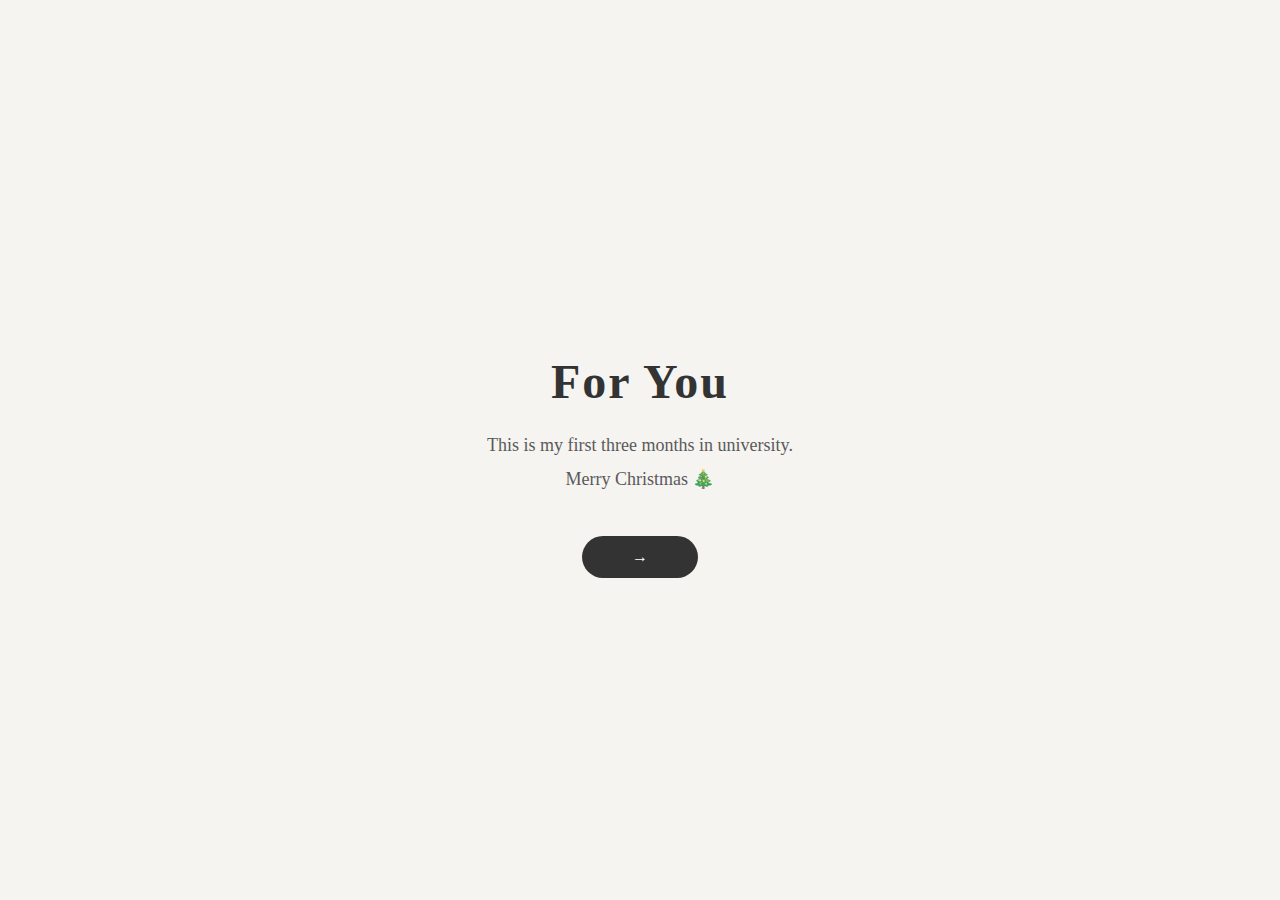
<file: christmas-for-you/index.html>
<!DOCTYPE html>
<html lang="en">
<head>
    <meta charset="UTF-8">
    <title>Merry Christmas</title>
    <link rel="stylesheet" href="index.css">
    <link rel="stylesheet" href="style.css">
</head>
<body>
    <section class="hero">
        <h1 class="title">For You</h1>
        <p class="subtitle">
            This is my first three months in university.
        </p>
        <p class="subtitle">
            Merry Christmas 🎄
        </p>
    
        <a href="courses.html" class="enter-button">→</a>
    </section>

    <script src="index.js"></script>
</body>
</html>
</file>
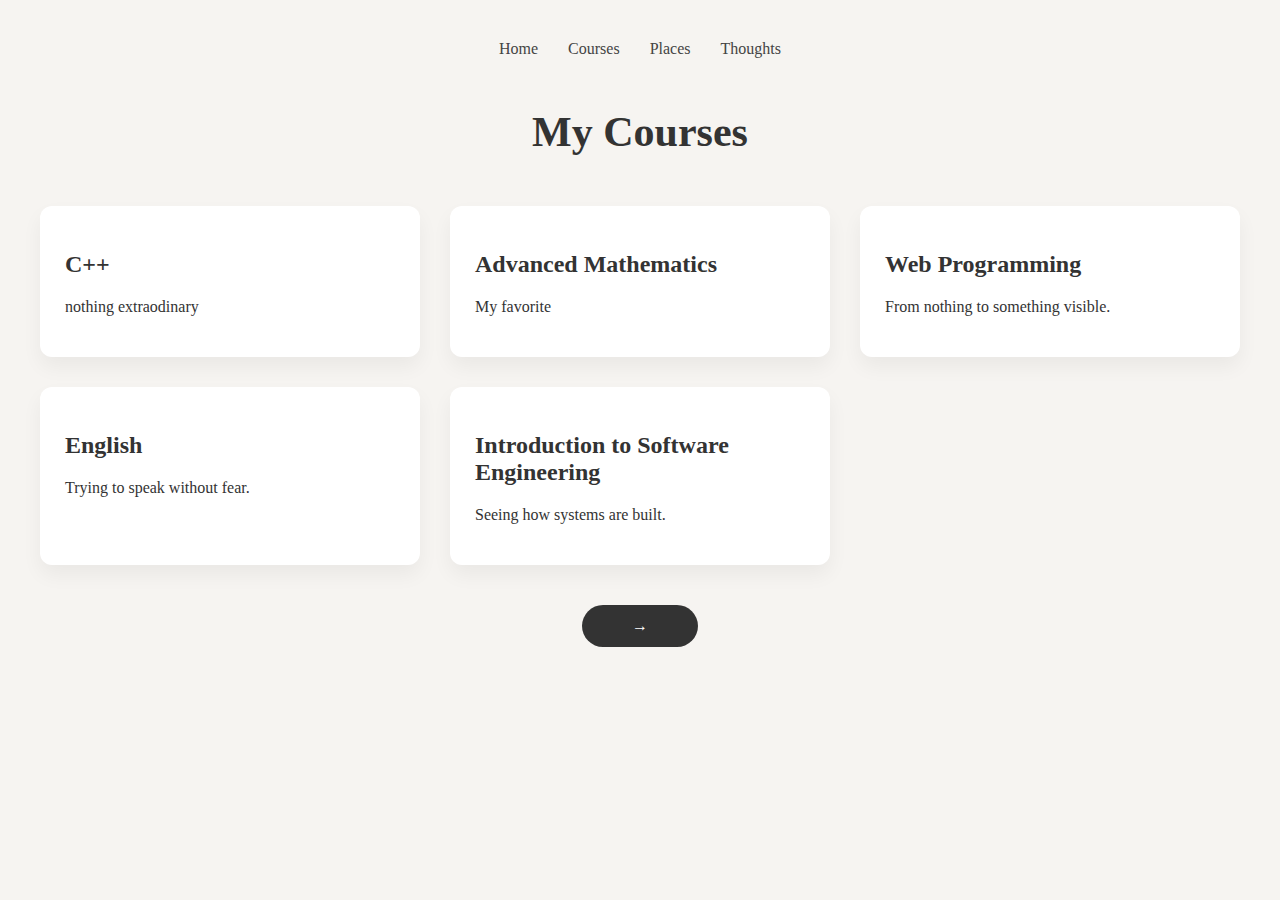
<file: christmas-for-you/courses.html>
<!DOCTYPE html>
<html lang="en">
<head>
    <meta charset="UTF-8">
    <title>My courses</title>
    <link rel="stylesheet" href="courses1.css">
    <link rel="stylesheet" href="style.css">
</head>
<body>
    <nav class="navbar">
        <a href="index.html">Home</a>
        <a href="courses.html">Courses</a>
        <a href="photo1.html">Places</a>
        <a href="thoughts.html">Thoughts</a>
    </nav>

    <h1 class="page-title">My Courses</h1>

    <div class="courses-container">

        <div class="course-card" onclick="toggleText(this)">
            <h2>C++</h2>
            <p class="short">nothing extraodinary </p>
            <p class="detail">
                有高中信息技术的底子，学起来轻松很多
            </p>
        </div>

        <div class="course-card" onclick="toggleText(this)">
            <h2>Advanced Mathematics</h2>
            <p class="short">My favorite </p>
            <p class="detail">
                不过现在很少去上。刚开学听不懂高数课郁闷了好久，为期中考试自学时发现数学像以前一样有趣和熟悉。
            </p>
        </div>

        <div class="course-card" onclick="toggleText(this)">
            <h2>Web Programming</h2>
            <p class="short">From nothing to something visible.</p>
            <p class="detail">
                学了一些网页设计，保持标准的坐姿就不会颈椎痛（你眼睛怎么样了呢）
            </p>
        </div>

       <div class="course-card" onclick="toggleText(this)">
            <h2>English</h2>
            <p class="short">Trying to speak without fear.</p>
            <p class="detail">
                英语演讲时发现很难做到脱稿流畅表达，可能近一年没有接触英语了，正在弥补中
            </p>
        </div>

       <div class="course-card" onclick="toggleText(this)">
            <h2>Introduction to Software Engineering</h2>
            <p class="short">Seeing how systems are built.</p>
            <p class="detail">
                水课未听（省略心理课 新生课 体育等）
            </p>
        </div>

        <div class="course-card" onclick="toggleText(this)">
            <h2>Military Theory</h2>
            <p class="short">Discipline, order, and reflection.</p>
            <p class="detail">
                因为军训不能带手机，每天随机搭讪若干幸运同学展开尬聊；加入护旗方阵后竟然有机会深入交流，每个人都在经历一场别人一无所知的战争，看似平静趋同的外表下暗藏独特经历。
            </p>
        </div>

    </div>
<div class="button-center-wrapper">
    <a href="photo1.html" class="enter-button">→</a>
</div>

    <script src="courses.js"></script>
</body>
</html>
</file>
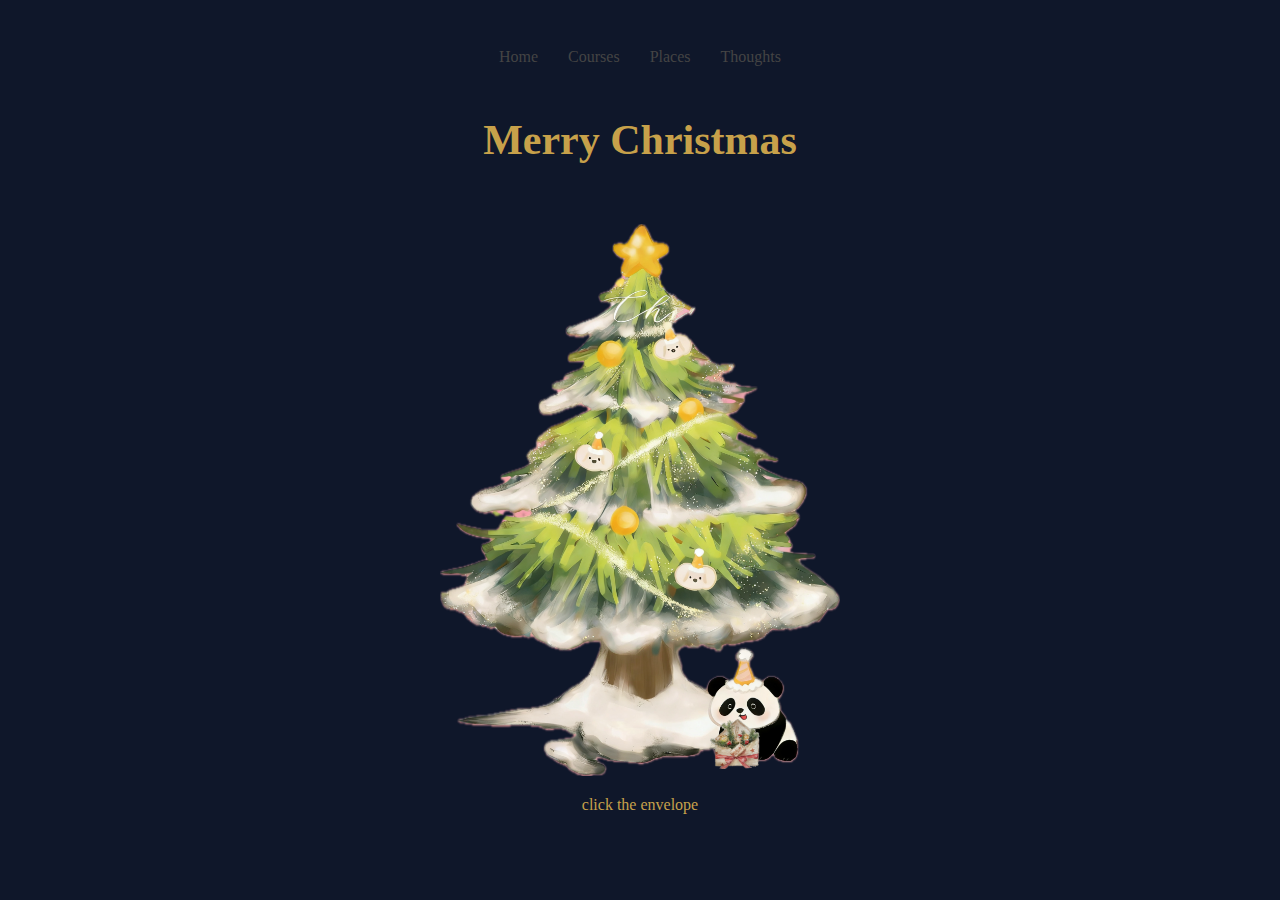
<file: christmas-for-you/letter.html>
<!DOCTYPE html>
<html>
<head>
    <meta charset="UTF-8">
    <title>Letter</title>
    
    <link rel="stylesheet" href="letter.css">
    <link rel="stylesheet" href="style.css">
</head>
<body>

<nav class="navbar">
    <a href="index.html">Home</a>
    <a href="courses.html">Courses</a>
    <a href="photo1.html">Places</a>
    <a href="thoughts.html">Thoughts</a>
</nav>

<h1 class="page-title">Merry Christmas</h1>

<div class="tree-container">
    <img src="image/tree1.png" class="tree">

    <img src="image/envelope1.png" class="envelope" onclick="openLetter()">

    <p>click the envelope </p>

    <p id="hint" class="hint hidden">
        What is fjn's favourite animal?
    </p>

</div>

<div id="password-box" class="hidden">
    <p></p>
    <input type="password" id="password">
    <button onclick="checkPassword()">Open</button>
</div>

<div id="letter-content" class="hidden">
    <p>
        Dear mjt,<br>

I’ve rewritten this page many times,<br>
because I didn’t know how to explain my silence<br>
without sounding broken.<br><br>

When university started, I wasn’t doing well —<br>
not in a dramatic way,<br>
but in a quiet, confusing way where I didn’t recognize myself anymore.<br>

I was afraid to let you see me like that.<br>

You knew me when I was confident, energetic, and full of plans.<br>
I was scared that if I showed you who I had become,<br>
I would disappoint you —<br>
or worse, lose the version of myself that only existed in your eyes.<br><br>

So I chose silence.<br>
Not because I forgot you,<br>
but because I missed you too much.<br><br>

This semester hasn’t been about success.<br>
It has been about learning how to stay alive gently —<br>
through books, parks, music, photos, and small moments of peace.<br><br>

I’m still finding my way.<br>
But I wanted you to know:<br>
you were never left behind.<br><br>

Thank you for being someone<br>
who once made my days lighter,<br>
and who still lives quietly in my memory.<br><br>

I hope this small website can tell you something<br>
I didn’t know how to say before:<br><br>

I’m here.<br>
I’m learning.<br>
And I wish you a warm, kind Christmas.<br><br>

With love,<br>
[Your Name]
    </p>
</div>



<script src="letter.js"></script>

</body>
</html>
</file>
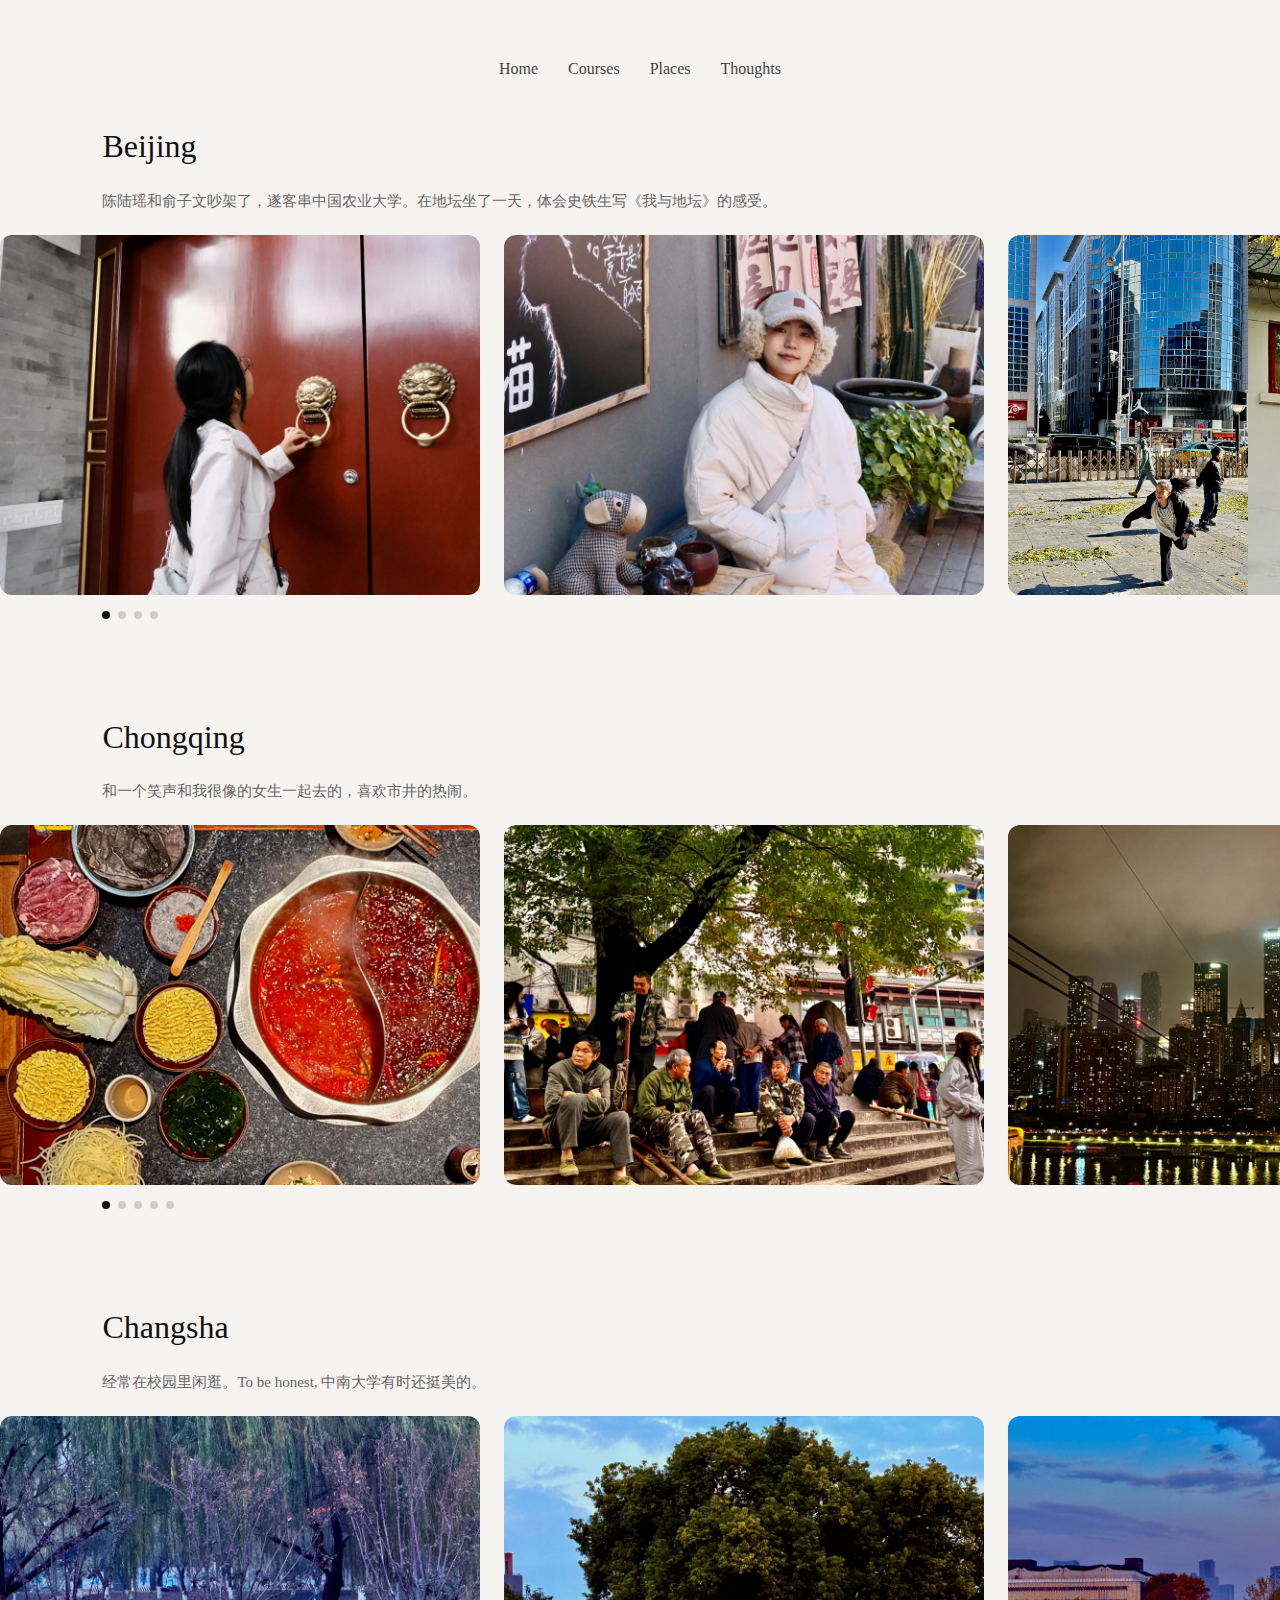
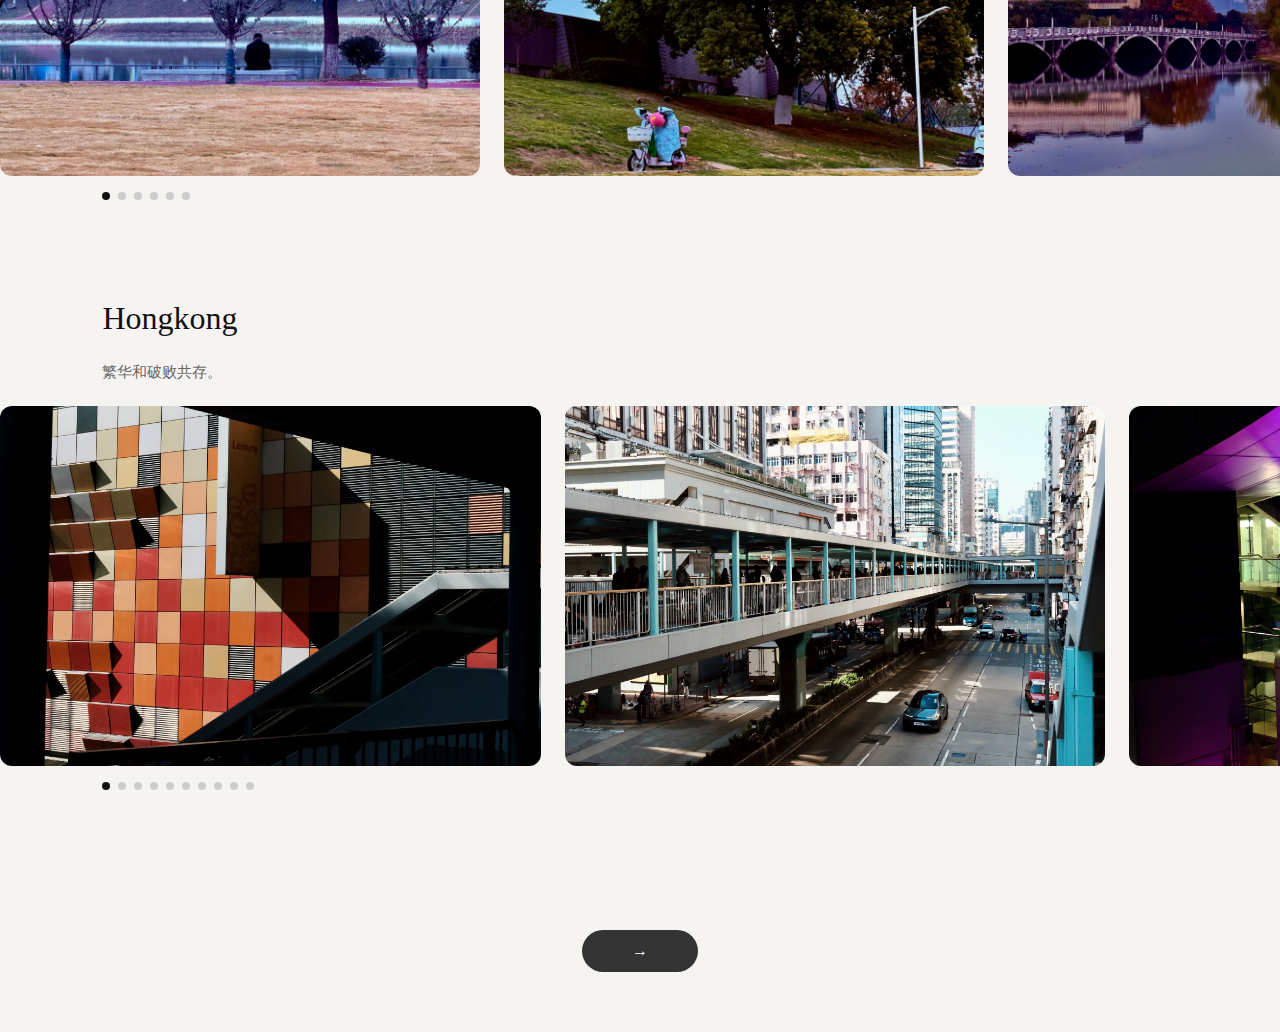
<file: christmas-for-you/photo1.html>
<!DOCTYPE html>
<html lang="zh">
<head>
  <meta charset="UTF-8">
  <title>Photos</title>
  <link rel="stylesheet" href="photo1.css">
  <link rel="stylesheet" href="style.css">
</head>
<body>
    <nav class="navbar">
        <a href="index.html">Home</a>
        <a href="courses.html">Courses</a>
        <a href="photo1.html">Places</a>
        <a href="thoughts.html">Thoughts</a>
    </nav>


  <section class="city">
    <h2>Beijing</h2>
    <p class="desc">
    陈陆瑶和俞子文吵架了，遂客串中国农业大学。在地坛坐了一天，体会史铁生写《我与地坛》的感受。
    </p>

    <div class="carousel" id="beijing">    
      <img src="image/bj6.jpg">
      <img src="image/bj5.jpg">
      <img src="image/bj1.jpg">
      <img src="image/bj2.jpg">
    </div>

    <div class="dots">
      <span class="dot active"></span>
      <span class="dot"></span>
      <span class="dot"></span>
      <span class="dot"></span>
    </div>
  </section>

  <section class="city">
    <h2>Chongqing</h2>
    <p class="desc">和一个笑声和我很像的女生一起去的，喜欢市井的热闹。<br>

    </p>

    <div class="carousel" id="chongqing">
      <img src="image/cq3.jpg">
      <img src="image/cq4.jpg">
      <img src="image/cq5.jpg">
      <img src="image/cq6.jpg">
      <img src="image/cq7.jpg">
     
    </div>

    <div class="dots">
      <span class="dot active"></span>
      <span class="dot"></span>
      <span class="dot"></span>
      <span class="dot"></span>
      <span class="dot"></span>
    </div>
  </section>

  <section class="city">
    <h2>Changsha</h2>
    <p class="desc">经常在校园里闲逛。To be honest, 中南大学有时还挺美的。<br>
    </p>

    <div class="carousel" id="changsha">
      <img src="image/zn8.jpg">
      <img src="image/zn7.jpg">
      <img src="image/zn5.jpg">
      <img src="image/zn6.jpg">
      <img src="image/zn1.jpg">
      <img src="image/zn2.jpg">
    </div>

    <div class="dots">
      <span class="dot active"></span>
      <span class="dot"></span>
      <span class="dot"></span>
      <span class="dot"></span>
      <span class="dot"></span>
      <span class="dot"></span>
    
    </div>
  </section>

    <section class="city">
    <h2>Hongkong</h2>
    <p class="desc">繁华和破败共存。<br>
    </p>

    <div class="carousel" id="changsha">
      <img src="image/xg10.jpg"> 
      <img src="image/xg9.jpg">
      <img src="image/xg8.jpg">
      <img src="image/xg7.jpg">
      <img src="image/xg6.jpg">
      <img src="image/xg5.jpg"> 
      <img src="image/xg4.jpg">
      <img src="image/xg3.jpg"> 
      <img src="image/xg2.jpg">
      <img src="image/xg1.jpg">
    </div>

    <div class="dots">
      <span class="dot active"></span>
      <span class="dot"></span>
      <span class="dot"></span>
      <span class="dot"></span>
      <span class="dot"></span>
      <span class="dot"></span>
      <span class="dot"></span>
      <span class="dot"></span>
      <span class="dot"></span>
      <span class="dot"></span>
      
    </div>
  </section>

<div class="button-center-wrapper">
  <a href="thoughts.html" class="enter-button">→</a>
  <script src="photo1.js"></script>
</div>
</body>
</html>
</file>
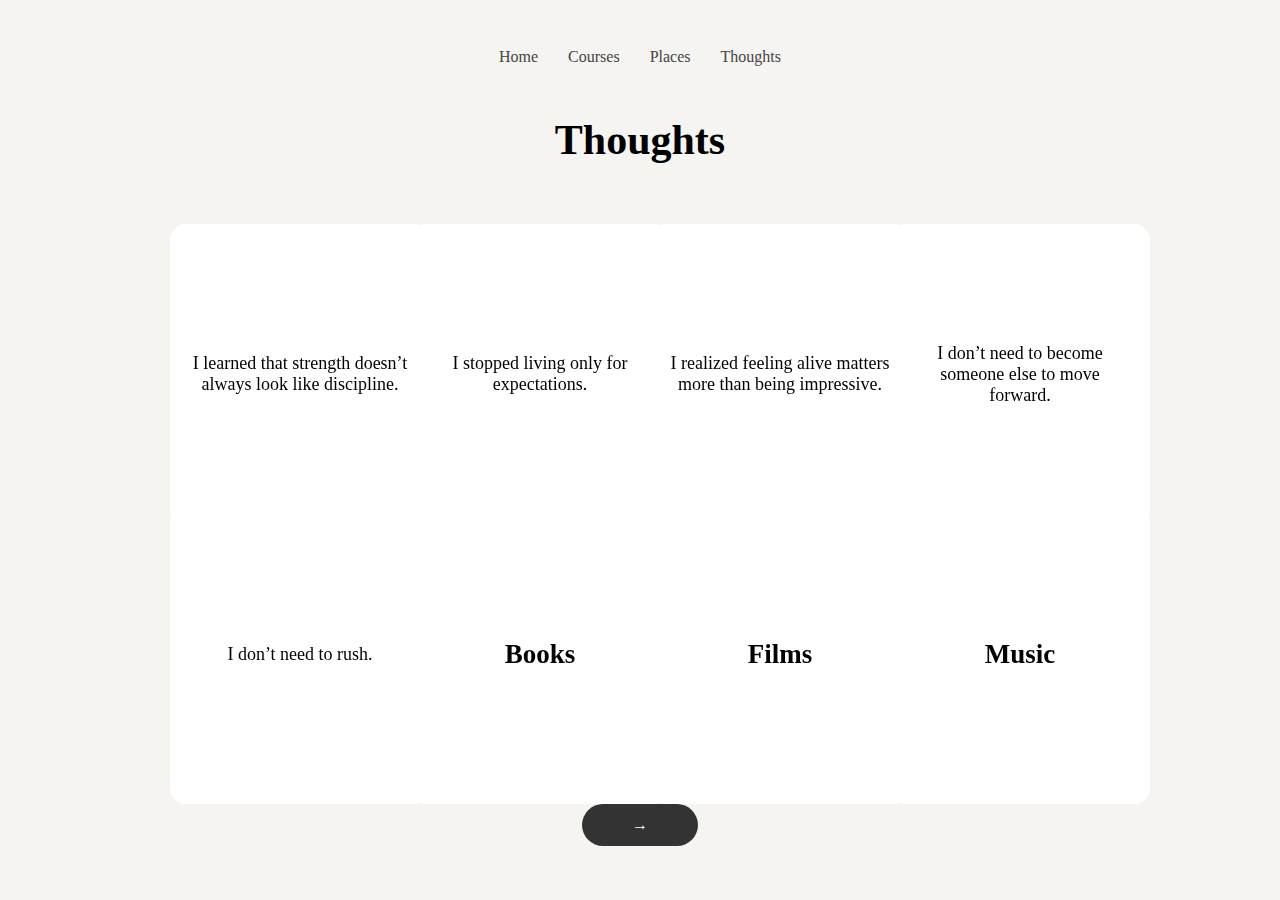
<file: christmas-for-you/thoughts.html>
<!DOCTYPE html>
<html>
<head>
    <meta charset="UTF-8">
    <title>Thoughts</title>
    <link rel="stylesheet" href="thoughts1.css">
    <link rel="stylesheet" href="style.css">
</head>
<body>

<nav class="navbar">
    <a href="index.html">Home</a>
    <a href="courses.html">Courses</a>
    <a href="photo1.html">Places</a>
    <a href="thoughts.html">Thoughts</a>
</nav>

<h1 class="page-title">Thoughts</h1>

<div class="card-container">

    <div class="flip-card">
        <div class="flip-inner">
            <div class="flip-front">
                <p>I learned that strength doesn’t always look like discipline.</p>
            </div>
            <div class="flip-back">
                <p>
                    
                    不是所有的游荡都意味着迷失。<br>
                    如果我的目标是将自己打造成更完整的人，
                    就应该挑选适量的任务融入生活，
                    而不是耗尽心力去完成所有目标
                </p>
            </div>
        </div>
    </div>



    <div class="flip-card">
        <div class="flip-inner">
            <div class="flip-front">
                <p>I stopped living only for expectations.</p>
            </div>
            <div class="flip-back">
                <p>
                    
                    The journey is the reward. <br>
                    当我意识到山的那边还是山，<br>
                    从来没有既定的人生路线和
                    清晰的兑奖标准时，我才开始反思：<br>
                    What do I want to live for?
                </p>
            </div>
        </div>
    </div>


    <div class="flip-card">
        <div class="flip-inner">
            <div class="flip-front">
                <p>I realized feeling alive matters more than being impressive.</p>
            </div>
            <div class="flip-back">
                <p>
                    当我躺在草坪上晒太阳，<br>
                    在树林里辨别声音，<br>
                    在水课上看电影，<br>
                    在湘江堤岸看书时，<br>
                    第一次感受到“活着” <br>
                    We'll do whatever just to stay alive. <br>
                    Dawn is coming, open your eyes.
                </p>
            </div>
        </div>
    </div>

    <div class="flip-card">
        <div class="flip-inner">
            <div class="flip-front">
                <p>I don’t need to become someone else to move forward.</p>
            </div>
            <div class="flip-back">
                <p>
                    一直活在想象中他者的审判中，
                    构建出一个应该达到的生活模板并否认其他价值。<br>
                    生活不是竞争，更重要的可能是过程和体验。
                    

                </p>
            </div>
        </div>
    </div>

    <div class="flip-card">
        <div class="flip-inner">
            <div class="flip-front">
                <p>I don’t need to rush.</p>
            </div>
            <div class="flip-back">
                <p>
                    第一次意识到没有人能一次把事情做好，
                    试错是成长中很重要的一环，
                    所以不必等到有十足的把握再开始。
                </p>
            </div>
        </div>
    </div>

    <div class="flip-card">
        <div class="flip-inner">
            <div class="flip-front">
                <section class="media">
                     <h2>Books</h2>
                     
                </section>
            </div>
            <div class="flip-back">
                <p>
                    我们何其幸运，
                    无法确知自己生活在什么样的世界。
                    
                </p>
            </div>
        </div>
    </div>

    <div class="flip-card">
        <div class="flip-inner">
            <div class="flip-front">
                <section class="media">
                     <h2>Films</h2>
                     <p></p>
                </section>
            </div>
            <div class="flip-back">
                <p>                
                    Although we can`t choose where we come from,
                    but we can choose where we go from <br>
                    《壁花少年》<br><br>

                    Life is not a problem to be solved,
                    but a reality to be experienced. <br>
                     《白日梦想家》
                </p>
            </div>
        </div>
    </div>

    <div class="flip-card">
        <div class="flip-inner">
            <div class="flip-front">
                <section class="media">
                     <h2>Music</h2>
                     <p></p>
                </section>
            </div>
            <div class="flip-back">
                <p>

                    《Stay Alive》
                </p>
            </div>
        </div>
    </div>

</div>

<div class="button-center-wrapper">
    <a href="letter.html" class="enter-button">→</a>
</div> 

</body>
</html>
</file>
<file: christmas-for-you/index.css>
body {
    margin: 0;
    height: 100vh;
    font-family: "Georgia", "Times New Roman", serif;
    background-color:
    #f6f4f1;
    color: #333;
}

.hero {
    height: 100vh;
    display: flex;
    flex-direction: column;
    justify-content: center;
    align-items: center;

    opacity: 0;                 
    transition: opacity 2s;     
}

.title {
    font-size: 48px;
    margin-bottom: 20px;
    letter-spacing: 2px;
}

.subtitle {
    font-size: 18px;
    margin: 6px 0;
    opacity: 0.8;
}

.enter-button {
    display: inline-block;
    margin-top: 40px;
    padding: 12px 28px;

    font-size: 16px;
    text-decoration: none;
    color: white;

    background-color: #333;
    border-radius: 30px;

    transition: all 0.3s;
}

.enter-button:hover {
    background-color: #555;
}
</file>
<file: christmas-for-you/style.css>
.navbar {
    display: flex;
    justify-content: center;
    gap: 30px;
    margin-bottom: 50px;
}

.navbar a {
    text-decoration: none;
    color: #444;
    font-size: 16px;
}

.navbar a:hover {
    text-decoration: underline;
}

.button-center-wrapper {
    text-align: center; 
}

.enter-button {
    display: inline-block;
    margin-top: 40px;
    padding: 12px 28px;

    font-size: 16px;
    text-decoration: none;
    color: white;

    background-color: #333;
    border-radius: 30px;

    transition: all 0.3s;
    text-align: center;
    min-width: 60px;

}

.enter-button:hover {
    background-color: #555;
}
</file>
<file: christmas-for-you/courses1.css>
body {
    margin: 0;
    padding: 40px;
    font-family: "Georgia", serif;
    background-color: #f6f4f1;
    color: #333;
}

.page-title {
    text-align: center;
    font-size: 42px;
    margin-bottom: 50px;
}
/*自动变排版*/
.courses-container {
    display: grid;
    /* 核心修改1：固定最多3列，替代原来的 auto-fit */
    grid-template-columns: repeat(3, 1fr);
    /* 核心新增：卡片整体居中 + 限制容器最大宽度（避免大屏过宽） */
    justify-content: center;
    max-width: 1200px;
    margin: 0 auto;
    /* 保留你原有间距 */
    gap: 30px;
    /* 响应式适配：不同屏幕自动调整列数 */
    /* 平板端（≤992px）：2列 */
    @media (max-width: 992px) {
        grid-template-columns: repeat(2, 1fr);
    }
    /* 手机端（≤576px）：1列 */
    @media (max-width: 576px) {
        grid-template-columns: 1fr;
    }
}

.course-card {
    background-color: white;
    padding: 25px;
    border-radius: 12px;
    box-shadow: 0 10px 20px rgba(0,0,0,0.05);

    opacity: 0;
    transform: translateY(20px);
    transition: all 0.8s;
    box-sizing: border-box;
}

.course-card:hover {
    transform: translateY(0);
}

.detail {
    display: none;
    margin-top: 10px;
    font-size: 14px;
    line-height: 1.6;
    color: #555;
}
</file>
<file: christmas-for-you/letter.css>
body {
    background-color:  #0F172A;
    color:#C7A14A;
    font-family: Georgia, serif;

    text-align: center;
    padding: 40px;
}

.page-title {
    text-align: center;
    font-size: 42px;
    margin-bottom: 60px;
}

.tree-container {
    position: relative;
    display: inline-block;
}

.tree {
    width: 400px;
}

.envelope {
    width: 50px;
    position: absolute;
    top: 495px;
    left: 270px;
    cursor: pointer;
}

#password-box, #letter-content {
    margin-top: 40px;
}

input {
    padding: 8px;
    margin: 10px;
}

button {
    padding: 8px 16px;
    cursor: pointer;
}

.hidden {
    display: none;
}

.hint {
    font-size: 18px;
    opacity: 0.8;
    margin-top: 20px;
    font-style: italic;
    animation: fadeIn 1.5s ease-in;
}

@keyframes fadeIn {
    from {
        opacity: 0;
        transform: translateY(5px);
    }
    to {
        opacity: 0.8;
        transform: translateY(0);
    }
}
</file>
<file: christmas-for-you/photo1.css>
body {
  margin: 0;
  padding: 60px 0;
   font-family: Georgia, serif;
  background: #f6f4f1;
  color: #111;
}

.city {
  margin-bottom: 100px;
}

.city h2 {
  font-size: 32px;
  font-weight: 500;
  margin-left: 8vw;
}

.desc {
  margin-left: 8vw;
  margin-top: 8px;
  margin-bottom: 24px;
  color: #666;
  font-size: 15px;
}

/* 横向自然滑动 */
.carousel {
  display: flex;
  gap: 24px;
  padding-left: 8vw;
  overflow-x: auto;
  scroll-snap-type: x mandatory;
  scroll-behavior: smooth;
}

.carousel::-webkit-scrollbar {
  display: none;
}

/* 照片样式 */
.carousel img {
  height: 360px;
  width: auto;
  object-fit: contain;
  scroll-snap-align: start;
  border-radius: 12px;
  background: #f5f5f7;
  transition: transform 0.4s ease;
}

.carousel img:hover {
  transform: scale(1.03);
}

/* 圆点 */
.dots {
  display: flex;
  gap: 8px;
  margin-left: 8vw;
  margin-top: 16px;
}

.dot {
  width: 8px;
  height: 8px;
  border-radius: 50%;
  background: #ccc;
}

.dot.active {
  background: #111;
}
</file>
<file: christmas-for-you/thoughts1.css>
body {
    background-color: #f6f4f1;
    font-family: Georgia, serif;
    padding: 40px;
}

.page-title {
    text-align: center;
    font-size: 42px;
    margin-bottom: 60px;
}

.card-container {
    display: flex;
    gap: 20px;
    flex-wrap: wrap;
    max-width: calc(220px * 4 + 20px * 3);
    margin: 0 auto;
}

.flip-card {
    width: 220px;
    height: 260px;
    perspective: 1000px;
}

.flip-inner {
    width: 100%;
    height: 100%;
    transition: transform 0.8s;
    transform-style: preserve-3d;
}

.flip-card:hover .flip-inner {
    transform: rotateY(180deg);
}

.flip-front, .flip-back {
    position: absolute;
    width: 100%;
    height: 100%;
    padding: 20px;
    border-radius: 16px;
    backface-visibility: hidden;
    display: flex;
    align-items: center;
    justify-content: center;
    text-align: center;
}

.flip-front {
    background-color: #fff;
    font-size: 18px;
}

.flip-back {
    background-color: #333;
    color: white;
    font-size: 14px;
    line-height: 1.6;
    transform: rotateY(180deg);
}
</file>
